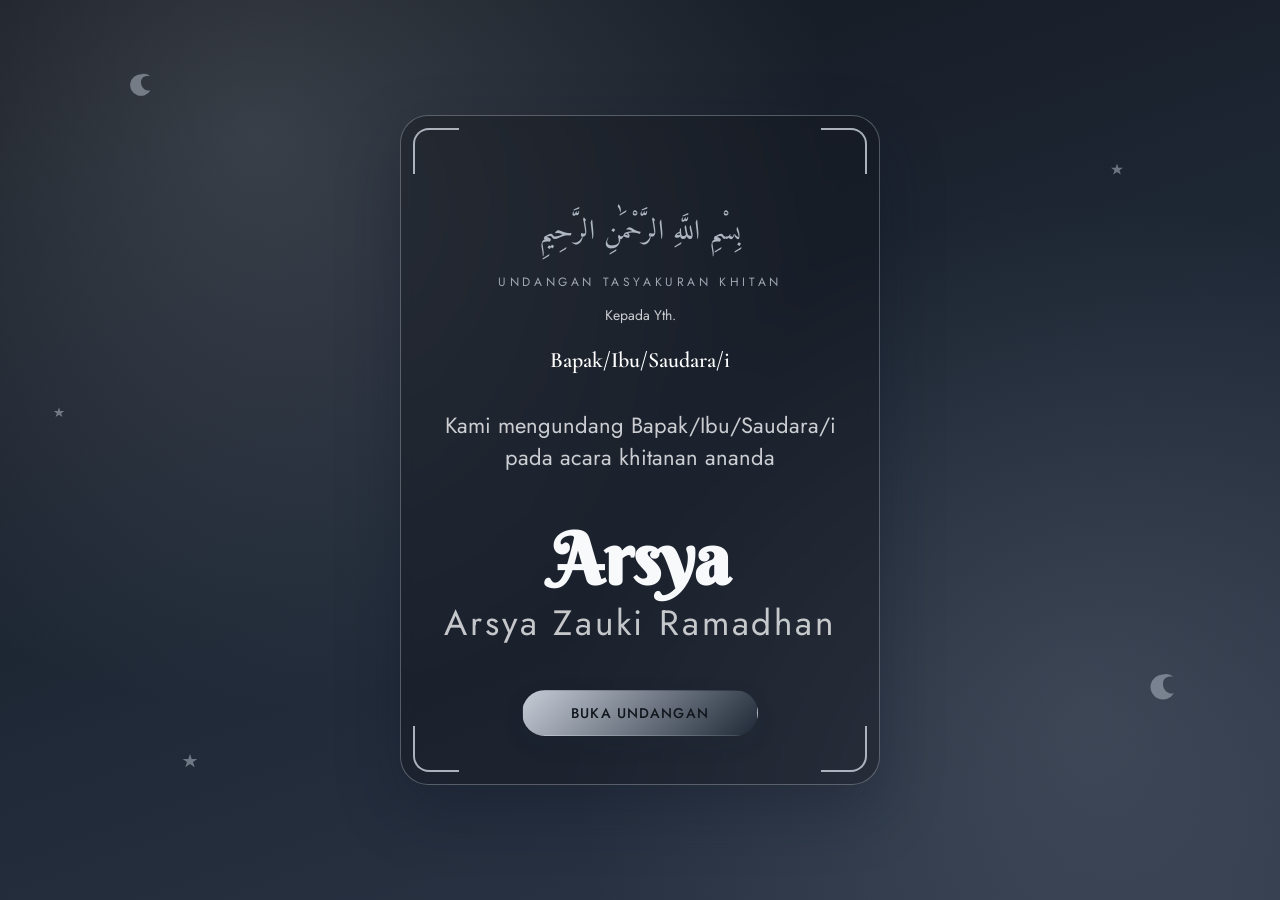
<file: index.html>
<!DOCTYPE html>
<html lang="id">

<head>
  <meta charset="UTF-8" />
  <meta name="viewport" content="width=device-width, initial-scale=1.0, viewport-fit=cover" />
  <title>Undangan Khitanan Arsya</title>
  <meta name="description" content="Undangan Khitanan/Sunatan Arsya, Putra Bapak Sadam & Ibu Zulfah" />

  <link rel="preconnect" href="https://fonts.googleapis.com">
  <link rel="preconnect" href="https://fonts.gstatic.com" crossorigin>
  <link
    href="https://fonts.googleapis.com/css2?family=Amiri:wght@400;700&family=Cormorant+Garamond:ital,wght@0,500;0,600;1,500&family=Jost:wght@300;400;500;600&family=Berkshire+Swash&display=swap"
    rel="stylesheet">

  <link rel="stylesheet" href="assets/css/variables.css" />
  <link rel="stylesheet" href="assets/css/components.css" />
  <link rel="stylesheet" href="assets/css/opening.css" />
  <link rel="stylesheet" href="assets/css/invitation.css" />
  <link rel="stylesheet" href="assets/css/responsive.css" />

  <style>
    /* Fallback: Berkshire Swash dipakai sebagai pengganti font script "Berkasih" */
    :root {
      --font-script: "Berkshire Swash", "Cormorant Garamond", cursive;
    }
  </style>
</head>

<body>

  <!-- Audio ditaruh di luar kedua "view" supaya tetap ada & bisa lanjut main
     walau tampilan berpindah dari cover ke isi undangan (tanpa reload halaman) -->
  <audio id="bgAudio" loop preload="none">
    <source src="assets/audio/backsound.mp3" type="audio/mpeg" />
  </audio>

  <!-- ======================================================
     VIEW 1 — COVER / OPENING
     ====================================================== -->
  <div id="coverView" class="opening-page">

    <div class="floaters" aria-hidden="true">
      <div class="floater f1"><svg viewBox="0 0 24 24" fill="currentColor">
          <path d="M12 2a10 10 0 1 0 8.66 15c-4.5 1-8.66-2.5-8.66-7.5S16.16 2.9 20.66 3.9A10 10 0 0 0 12 2z" />
        </svg></div>
      <div class="floater f2"><svg viewBox="0 0 24 24" fill="currentColor">
          <path d="M12 2l1.8 5.6H20l-4.7 3.4 1.8 5.6L12 13.2 6.9 16.6l1.8-5.6L4 7.6h6.2z" />
        </svg></div>
      <div class="floater f3"><svg viewBox="0 0 24 24" fill="currentColor">
          <path d="M12 2l1.8 5.6H20l-4.7 3.4 1.8 5.6L12 13.2 6.9 16.6l1.8-5.6L4 7.6h6.2z" />
        </svg></div>
      <div class="floater f4"><svg viewBox="0 0 24 24" fill="currentColor">
          <path d="M12 2a10 10 0 1 0 8.66 15c-4.5 1-8.66-2.5-8.66-7.5S16.16 2.9 20.66 3.9A10 10 0 0 0 12 2z" />
        </svg></div>
      <div class="floater f5"><svg viewBox="0 0 24 24" fill="currentColor">
          <path d="M12 2l1.8 5.6H20l-4.7 3.4 1.8 5.6L12 13.2 6.9 16.6l1.8-5.6L4 7.6h6.2z" />
        </svg></div>
    </div>

    <main class="cover-card">
      <span class="cover-corner tl" aria-hidden="true"></span>
      <span class="cover-corner tr" aria-hidden="true"></span>
      <span class="cover-corner bl" aria-hidden="true"></span>
      <span class="cover-corner br" aria-hidden="true"></span>

      <p class="cover-kicker" dir="rtl" lang="ar">بِسْمِ اللَّهِ الرَّحْمَٰنِ الرَّحِيمِ</p>

      <p class="cover-eyebrow">Undangan Tasyakuran Khitan</p>

      <p class="cover-invite-to">Kepada Yth.</p>
      <p class="cover-guest-name" data-guest-name>Bapak/Ibu/Saudara/i</p>

      <p class="cover-sub">Kami mengundang Bapak/Ibu/Saudara/i pada acara khitanan ananda</p>

      <h1 class="cover-name">
        Arsya
        <small>Arsya Zauki Ramadhan</small>
      </h1>

      <button type="button" id="openInvitationBtn" class="btn btn-primary cover-open-btn">
        Buka Undangan
      </button>
    </main>
  </div>

  <!-- ======================================================
     VIEW 2 — ISI UNDANGAN
     Disembunyikan (hidden) sampai tombol "Buka Undangan" diklik.
     Karena tetap 1 dokumen yang sama (tidak reload), audio.play()
     yang dipanggil tepat saat klik akan selalu diizinkan browser.
     ====================================================== -->
  <div id="invitationView" class="invitation-page" hidden>

    <button type="button" id="musicToggle" class="music-toggle paused" aria-label="Putar musik">
      <svg class="icon-playing" viewBox="0 0 24 24" fill="currentColor">
        <path d="M6 5h4v14H6zM14 5h4v14h-4z" />
      </svg>
      <svg class="icon-paused" viewBox="0 0 24 24" fill="currentColor">
        <path d="M8 5v14l11-7z" />
      </svg>
    </button>

    <div class="page-shell">

      <!-- ============ HERO ============ -->
      <header class="hero">
        <div class="floaters" aria-hidden="true">
          <div class="floater f1"><svg viewBox="0 0 24 24" fill="currentColor">
              <path d="M12 2l1.8 5.6H20l-4.7 3.4 1.8 5.6L12 13.2 6.9 16.6l1.8-5.6L4 7.6h6.2z" />
            </svg></div>
          <div class="floater f4"><svg viewBox="0 0 24 24" fill="currentColor">
              <path d="M12 2a10 10 0 1 0 8.66 15c-4.5 1-8.66-2.5-8.66-7.5S16.16 2.9 20.66 3.9A10 10 0 0 0 12 2z" />
            </svg></div>
        </div>

        <p class="hero-eyebrow">Walimatul Khitan</p>

        <div class="arch-frame">
          <div class="arch-photo">
            <!-- Ganti src di bawah dengan foto Arsya, contoh: assets/images/arsya.jpg -->
            <img src="assets/images/Arsya.png" alt="Foto Arsya" onerror="this.remove()" />
          </div>
        </div>

        <h1 class="hero-title">Arsya Zauki Ramadhan</h1>
        <p class="hero-desc">
          Dengan memohon rahmat &amp; ridho Allah SWT, kami mengundang
          <strong data-guest-name>Bapak/Ibu/Saudara/i</strong>
          untuk hadir dalam acara tasyakuran khitan ananda kami.
        </p>
      </header>

      <!-- ============ DOA / AYAT ============ -->
      <section class="section text-center reveal">
        <p class="eyebrow">Ayat Suci</p>
        <p class="dua-arabic" lang="ar">
          رَبَّنَا هَبْ لَنَا مِنْ أَزْوَاجِنَا وَذُرِّيَّاتِنَا قُرَّةَ أَعْيُنٍ وَاجْعَلْنَا لِلْمُتَّقِينَ إِمَامًا
        </p>
        <p class="dua-translation">
          "Ya Tuhan kami, anugerahkanlah kepada kami istri-istri kami dan keturunan kami
          sebagai penyenang hati (kami), dan jadikanlah kami imam bagi orang-orang yang bertakwa."
        </p>
        <p class="dua-source">QS. Al-Furqan: 74</p>
      </section>

      <!-- ============ DETAIL ACARA ============ -->
      <section class="section section--alt reveal">
        <p class="eyebrow">Detail Acara</p>
        <h2 class="section-title">Insya Allah akan dilaksanakan pada</h2>
        <p class="section-lead">Merupakan suatu kehormatan &amp; kebahagiaan bagi kami apabila Bapak/Ibu/Saudara/i
          berkenan hadir.</p>

        <div class="card event-card">
          <div class="info-row">
            <span class="icon" aria-hidden="true">
              <svg width="20" height="20" viewBox="0 0 24 24" fill="none" stroke="currentColor" stroke-width="1.8">
                <rect x="3" y="5" width="18" height="16" rx="2" />
                <path d="M3 10h18M8 3v4M16 3v4" />
              </svg>
            </span>
            <div>
              <p class="info-label">Hari &amp; Tanggal</p>
              <p class="info-value">Sabtu, 15 Agustus 2026</p>
            </div>
          </div>
          <div class="info-row">
            <span class="icon" aria-hidden="true">
              <svg width="20" height="20" viewBox="0 0 24 24" fill="none" stroke="currentColor" stroke-width="1.8">
                <circle cx="12" cy="12" r="9" />
                <path d="M12 7v5l3.5 2" />
              </svg>
            </span>
            <div>
              <p class="info-label">Waktu</p>
              <p class="info-value">10.00 WIB – Selesai</p>
            </div>
          </div>
          <div class="info-row">
            <span class="icon" aria-hidden="true">
              <svg width="20" height="20" viewBox="0 0 24 24" fill="none" stroke="currentColor" stroke-width="1.8">
                <path d="M12 21s-7-6.2-7-11a7 7 0 0 1 14 0c0 4.8-7 11-7 11z" />
                <circle cx="12" cy="10" r="2.5" />
              </svg>
            </span>
            <div>
              <p class="info-label">Lokasi</p>
              <p class="info-value">Lapangan Futsal Pelangi<br>Gunung Leutik, RT04/RW03, Jl. Raya Cibanteng No.141, Cibanteng,<br>Kec. Ciampea, Kabupaten
                Bogor,<br>Jawa Barat 16620</p>
            </div>
          </div>

          <div class="event-actions">
            <a class="btn btn-primary btn-block" href="https://maps.app.goo.gl/jsWGRs5ycHFyJ91dA" target="_blank"
              rel="noopener">
              Buka di Google Maps
            </a>
          </div>
        </div>
      </section>

      <!-- ============ COUNTDOWN ============ -->
      <section class="section text-center reveal">
        <p class="eyebrow">Menuju Hari Bahagia</p>
        <h2 class="section-title">Hitung Mundur</h2>

        <div class="countdown-wrap">
          <div class="countdown">
            <div class="cd-item">
              <div class="cd-num" id="cdDays">00</div>
              <div class="cd-label">Hari</div>
            </div>
            <div class="cd-item">
              <div class="cd-num" id="cdHours">00</div>
              <div class="cd-label">Jam</div>
            </div>
            <div class="cd-item">
              <div class="cd-num" id="cdMinutes">00</div>
              <div class="cd-label">Menit</div>
            </div>
            <div class="cd-item">
              <div class="cd-num" id="cdSeconds">00</div>
              <div class="cd-label">Detik</div>
            </div>
          </div>
          <p class="countdown-caption" id="cdCaption">Sampai bertemu di hari bahagia Arsya!</p>
        </div>
      </section>

      <!-- ============ AMPLOP DIGITAL ============ -->
      <section class="section section--alt reveal">
        <p class="eyebrow">Tanda Kasih</p>
        <h2 class="section-title">QRIS</h2>

        <p class="envelope-note">
          Doa restu Bapak/Ibu/Saudara/i merupakan hadiah terindah bagi kami.
          Apabila ingin memberikan tanda kasih untuk Arsya, dapat menggunakan
          QRIS berikut.
        </p>

        <div class="envelope-list">
          <div class="envelope-item">

            <div class="ei-bank">Scan QRIS</div>

            <img src="assets/images/qris.jpg" alt="QRIS" class="qris-image">

            <div class="ei-number">
              a.n. Sadam
            </div>

            <a href="assets/images/qris.jpg" download class="download-btn">
              Simpan QRIS
            </a>

          </div>
        </div>
      </section>
      
      <!-- ============ FOOTER ============ -->
      <footer class="site-footer">
        <p class="footer-kicker" lang="ar" dir="rtl">جَزَاكُمُ اللَّهُ خَيْرًا</p>
        <p class="footer-thanks">Terima Kasih</p>
        <p class="footer-family">
          Atas doa &amp; restu yang diberikan, kami keluarga besar<br />
          Bapak Sadam &amp; Ibu Siti Zulfah mengucapkan terima kasih.
        </p>
        <p class="footer-credit">Undangan Digital Khitanan Arsya &middot; 2026</p>
      </footer>

    </div>
  </div>

  <script src="assets/js/countdown.js"></script>
  <script src="assets/js/opening.js"></script>
  <script src="assets/js/invitation.js"></script>
</body>
</html>
</file>
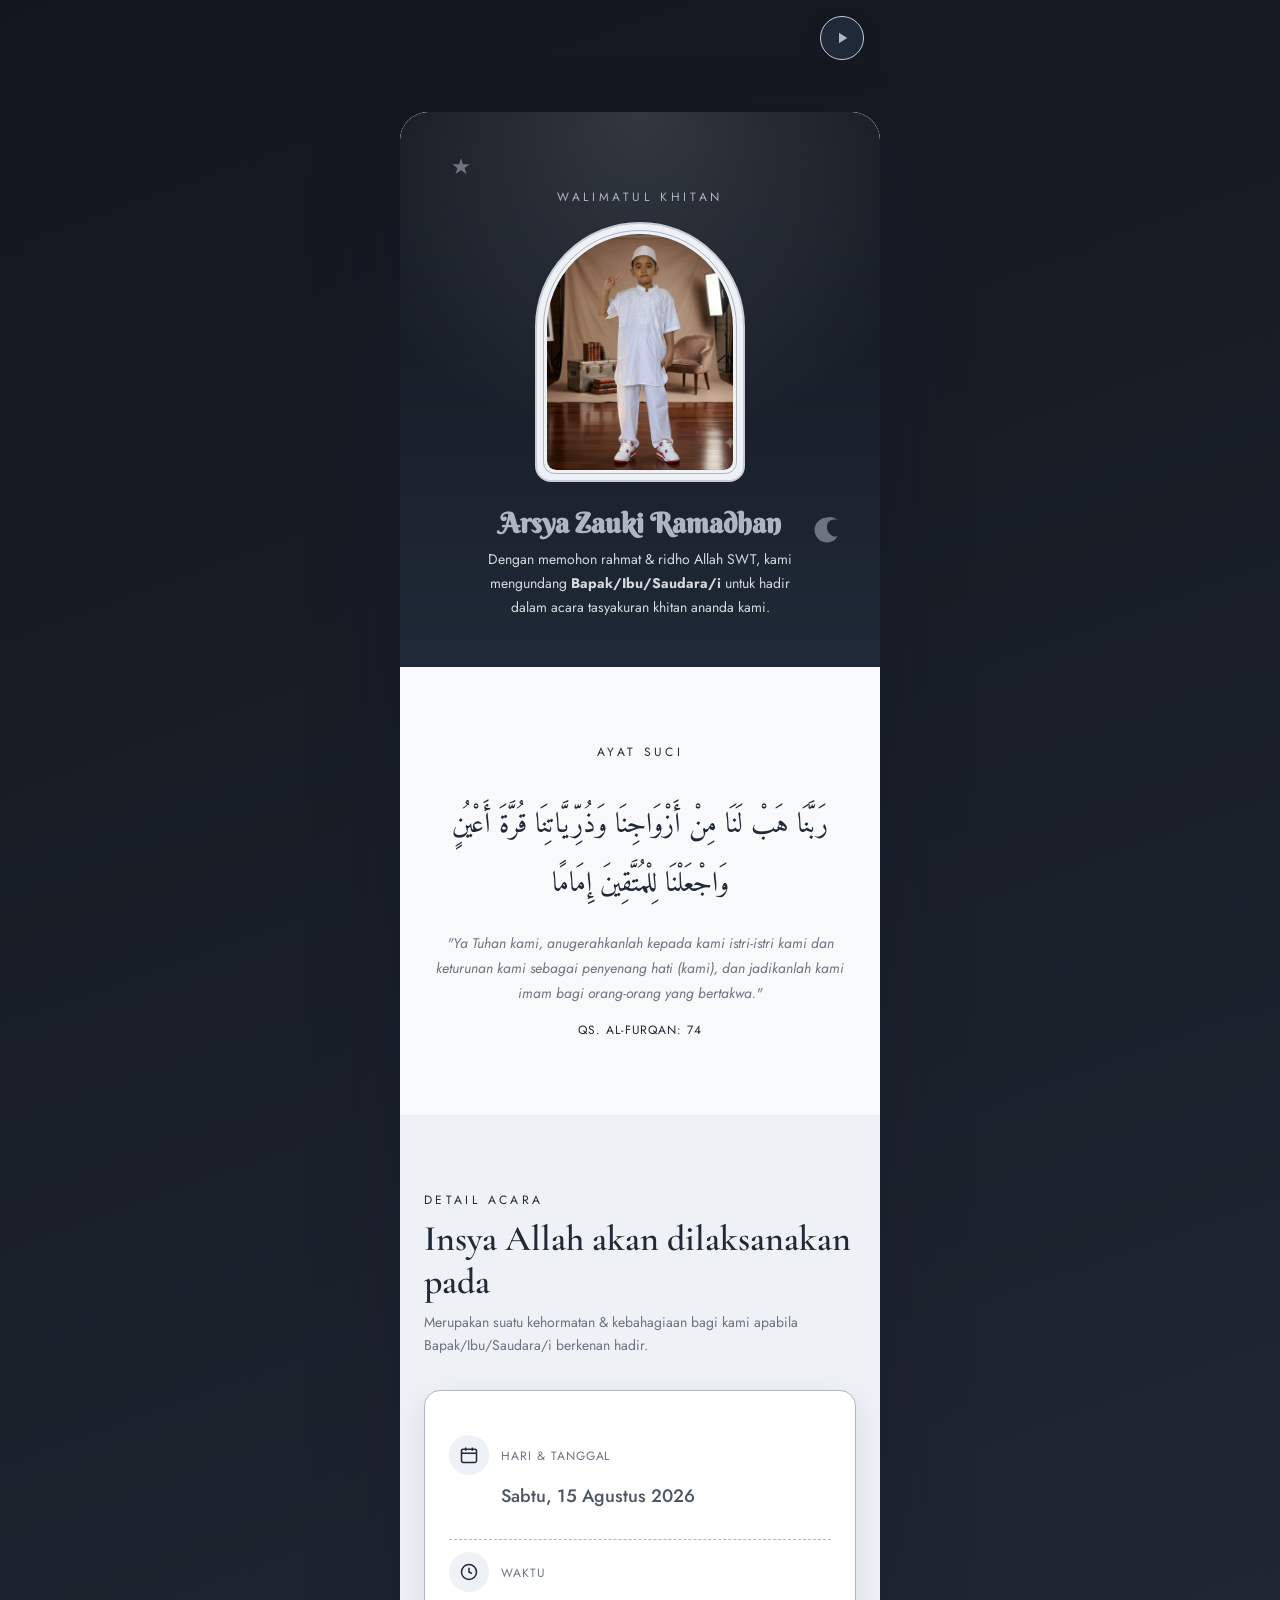
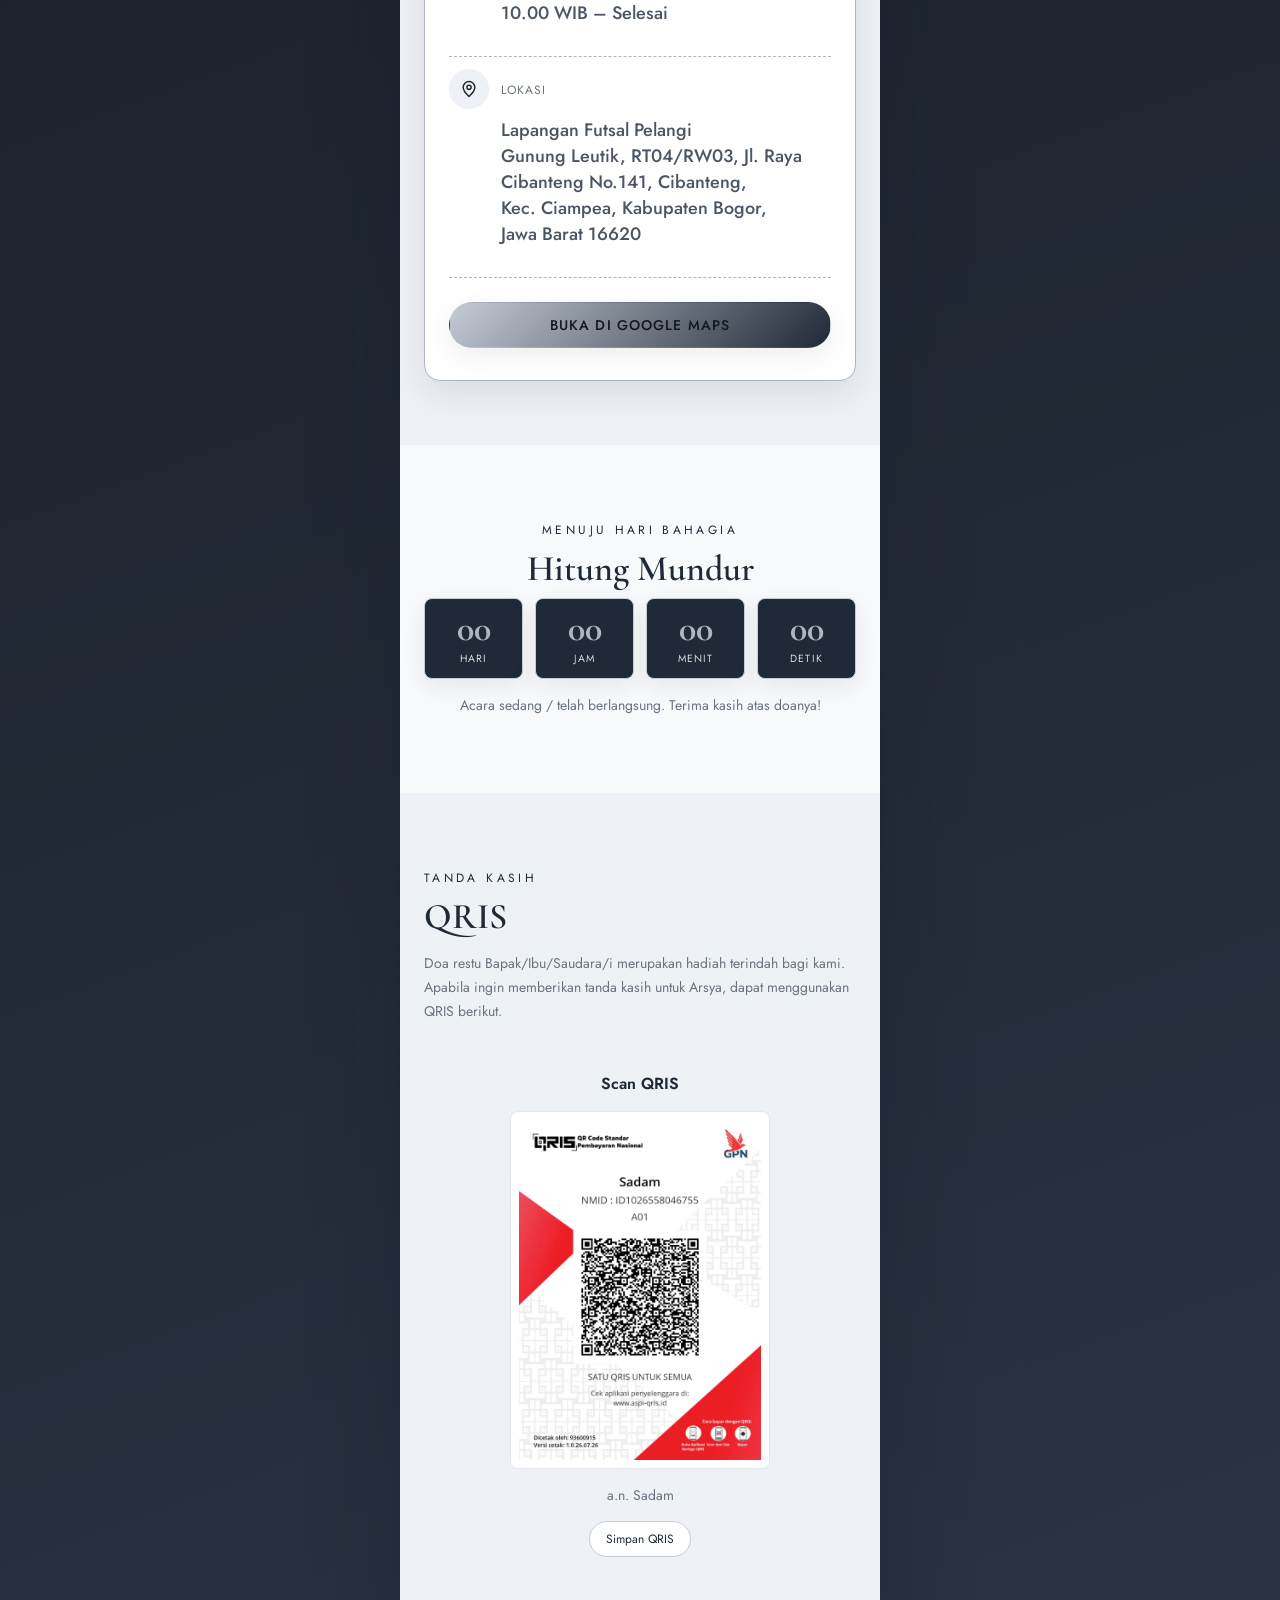
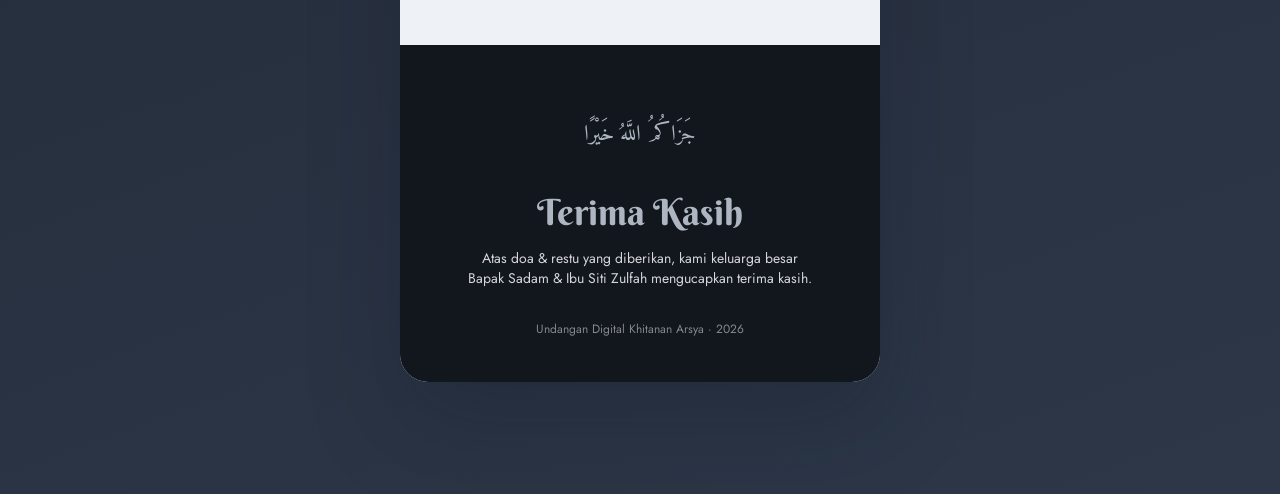
<file: invitation.html>
<!DOCTYPE html>
<html lang="id">
<head>
<meta charset="UTF-8" />
<meta name="viewport" content="width=device-width, initial-scale=1.0" />
<title>Mengalihkan ke Undangan Arsya...</title>
<!--
  Sejak update terbaru, cover & isi undangan digabung menjadi satu
  dokumen (index.html) agar musik latar bisa auto-play dengan andal
  di semua browser. File ini disisakan sebagai pengalih otomatis,
  untuk berjaga-jaga jika ada tautan lama yang mengarah ke
  invitation.html secara langsung.
-->
<meta http-equiv="refresh" content="0; url=index.html" />
<link rel="stylesheet" href="assets/css/variables.css" />
<link rel="stylesheet" href="assets/css/components.css" />
<style>
  body {
    min-height: 100vh;
    display: flex;
    align-items: center;
    justify-content: center;
    text-align: center;
    padding: var(--sp-6);
    background: var(--color-emerald-900);
    color: var(--color-ivory);
  }
  a { color: var(--color-gold-300); text-decoration: underline; }
</style>
<script>
  var target = "index.html" + window.location.search + "#invitation";
  window.location.replace(target);
</script>
</head>
<body>
  <p>Mengalihkan ke undangan Arsya&hellip;<br />
    Jika tidak otomatis, <a id="fallbackLink" href="index.html">klik di sini</a>.
  </p>
  <script>
    document.getElementById("fallbackLink").href = "index.html" + window.location.search + "#invitation";
  </script>
</body>
</html>
</file>
<file: assets/css/variables.css>
/* =========================================================
   VARIABLES.CSS — Design Tokens
   Tema: White & Silver Premium — minimalis, modern, elegan
   Terinspirasi gaya Apple / Linear: putih bersih, aksen silver
   metalik, dan graphite gelap untuk kontras pada section hero.
   ========================================================= */

:root {
  /* ---- Palet Inti (White & Silver Premium) ---- */
  --color-bg: #f8f9fb;          /* Background */
  --color-surface: #ffffff;     /* Surface */
  --color-silver-primary: #c5ccd6;   /* Primary Silver */
  --color-silver-secondary: #aeb6c2; /* Secondary Silver */
  --color-border: #e5e7eb;      /* Border */
  --color-heading: #1f2937;     /* Heading */
  --color-text: #4b5563;        /* Text */
  --color-muted: #6b7280;       /* Muted */

  /* ---- Graphite gelap (turunan Heading, untuk hero/cover/footer) ---- */
  --color-graphite-950: #12161d;
  --color-graphite-800: #1f2937;
  --color-graphite-700: #2d3748;
  --color-silver-tint-100: #eef1f5; /* panel/alt-section sangat terang */

  /* ---- Alias token lama (nilai diganti, nama dipertahankan
         agar seluruh file CSS/HTML/JS lain tetap kompatibel) ---- */
  --color-emerald-900: var(--color-graphite-950);
  --color-emerald-800: var(--color-heading);
  --color-emerald-700: var(--color-graphite-700);
  --color-emerald-600: var(--color-silver-secondary);
  --color-emerald-100: var(--color-silver-tint-100);

  --color-gold-700: var(--color-heading);          /* teks aksen tetap terbaca */
  --color-gold-500: var(--color-silver-primary);    /* border & ornamen dekoratif */
  --color-gold-300: var(--color-silver-secondary);  /* aksen terang di atas bg gelap */
  --color-gold-100: var(--color-silver-tint-100);

  --color-ivory: var(--color-bg);
  --color-ivory-dark: var(--color-silver-tint-100);
  --color-paper: var(--color-surface);

  --color-ink: var(--color-heading);
  --color-ink-soft: var(--color-text);
  --color-white: #ffffff;

  --color-rose: var(--color-silver-secondary);

  /* ---- Alias Semantik ---- */
  --bg-base: var(--color-bg);
  --bg-panel: var(--color-surface);
  --bg-dark: var(--color-graphite-950);
  --text-main: var(--color-text);
  --text-muted: var(--color-muted);
  --text-on-dark: var(--color-bg);
  --accent: var(--color-silver-primary);
  --accent-strong: var(--color-heading);
  --brand: var(--color-heading);
  --brand-strong: var(--color-heading);

  /* ---- Tipografi ---- */
  --font-display: "Cormorant Garamond", "Times New Roman", serif;
  --font-arabic: "Amiri", serif;
  --font-body: "Jost", "Segoe UI", sans-serif;
  --font-script: "Berkasih", "Cormorant Garamond", cursive;

  --fs-xs: 0.75rem;
  --fs-sm: 0.875rem;
  --fs-base: 1rem;
  --fs-md: 1.125rem;
  --fs-lg: 1.375rem;
  --fs-xl: 1.75rem;
  --fs-2xl: 2.25rem;
  --fs-3xl: 3rem;
  --fs-4xl: 4rem;

  /* ---- Spasi (skala 4px) ---- */
  --sp-1: 0.25rem;
  --sp-2: 0.5rem;
  --sp-3: 0.75rem;
  --sp-4: 1rem;
  --sp-5: 1.5rem;
  --sp-6: 2rem;
  --sp-8: 3rem;
  --sp-10: 4rem;
  --sp-12: 6rem;

  /* ---- Radius & Bayangan ---- */
  --radius-xs: 6px;
  --radius-sm: 8px;
  --radius-md: 16px;
  --radius-lg: 28px;
  --radius-full: 999px;

  --shadow-soft: 0 8px 24px rgba(31, 41, 55, 0.08);
  --shadow-card: 0 12px 32px rgba(31, 41, 55, 0.10);
  --shadow-gold: 0 0 0 1px rgba(174, 182, 194, 0.35);

  /* ---- Transisi ---- */
  --ease-soft: cubic-bezier(0.22, 1, 0.36, 1);
  --dur-fast: 0.25s;
  --dur-med: 0.5s;
  --dur-slow: 0.9s;

  /* ---- Layout ---- */
  --max-width: 480px; /* tampilan seperti kartu undangan di layar besar */
}
</file>
<file: assets/css/components.css>
/* =========================================================
   COMPONENTS.CSS — Elemen UI yang dipakai berulang
   ========================================================= */

*, *::before, *::after { box-sizing: border-box; }

[hidden] { display: none !important; }

body {
  margin: 0;
  font-family: var(--font-body);
  color: var(--text-main);
  background: var(--bg-base);
  -webkit-font-smoothing: antialiased;
}

img { max-width: 100%; display: block; }

a { color: inherit; text-decoration: none; }

/* ---------- Scrollbar (White & Silver Premium) ---------- */
::-webkit-scrollbar { width: 10px; height: 10px; }
::-webkit-scrollbar-track { background: var(--color-bg); }
::-webkit-scrollbar-thumb {
  background: var(--color-silver-primary);
  border-radius: var(--radius-full);
  border: 2px solid var(--color-bg);
}
::-webkit-scrollbar-thumb:hover { background: var(--color-silver-secondary); }
html { scrollbar-color: var(--color-silver-primary) var(--color-bg); scrollbar-width: thin; }

.container {
  max-width: var(--max-width);
  margin: 0 auto;
  position: relative;
}

/* ---------- Tombol ---------- */
.btn {
  display: inline-flex;
  align-items: center;
  justify-content: center;
  gap: var(--sp-2);
  padding: var(--sp-3) var(--sp-6);
  border-radius: var(--radius-full);
  font-family: var(--font-body);
  font-size: var(--fs-sm);
  letter-spacing: 0.08em;
  text-transform: uppercase;
  font-weight: 500;
  border: 1px solid transparent;
  cursor: pointer;
  transition: transform var(--dur-fast) var(--ease-soft), box-shadow var(--dur-fast) var(--ease-soft);
  -webkit-tap-highlight-color: transparent;
}
.btn:active { transform: scale(0.97); }

.btn-primary {
  background: linear-gradient(135deg, var(--color-gold-500), var(--color-gold-700));
  color: var(--color-emerald-900);
  box-shadow: var(--shadow-soft);
}
.btn-primary:hover { box-shadow: 0 10px 28px rgba(174, 182, 194, 0.45); }

.btn-outline {
  background: transparent;
  border-color: var(--color-gold-500);
  color: var(--color-gold-700);
}
.btn-outline:hover { background: var(--color-gold-100); }

.btn-ghost {
  background: rgba(255,255,255,0.14);
  color: var(--text-on-dark);
  border-color: rgba(255,255,255,0.4);
}

.btn-block { width: 100%; }

/* ---------- Eyebrow / Label kecil ---------- */
.eyebrow {
  display: inline-block;
  font-family: var(--font-body);
  font-size: var(--fs-xs);
  letter-spacing: 0.28em;
  text-transform: uppercase;
  color: var(--accent-strong);
  margin-bottom: var(--sp-2);
}

/* ---------- Judul Section ---------- */
.section-title {
  font-family: var(--font-display);
  font-weight: 600;
  font-size: var(--fs-2xl);
  color: var(--brand-strong);
  margin: 0 0 var(--sp-2);
}

.section-lead {
  font-size: var(--fs-sm);
  color: var(--text-muted);
  line-height: 1.7;
  margin: 0 0 var(--sp-6);
}

/* ---------- Pembatas ornamen ---------- */
.divider-ornament {
  display: flex;
  align-items: center;
  justify-content: center;
  gap: var(--sp-3);
  margin: var(--sp-5) 0;
  color: var(--color-gold-500);
}
.divider-ornament::before,
.divider-ornament::after {
  content: "";
  height: 1px;
  width: 48px;
  background: linear-gradient(90deg, transparent, var(--color-gold-500));
}
.divider-ornament::after { background: linear-gradient(90deg, var(--color-gold-500), transparent); }

/* ---------- Kartu ---------- */
.card {
  background: var(--bg-panel);
  border-radius: var(--radius-md);
  padding: var(--sp-6) var(--sp-5);
  box-shadow: var(--shadow-card);
  border: 1px solid var(--color-gold-300);
  position: relative;
}

/* ---------- Bingkai lengkung ala mihrab (elemen tanda tangan) ---------- */
.arch-frame {
  position: relative;
  width: 210px;
  height: 260px;
  margin: 0 auto;
  border: 2px solid var(--color-gold-500);
  border-radius: 105px 105px 16px 16px;
  padding: 10px;
  background: var(--color-emerald-100);
}
.arch-frame::before {
  content: "";
  position: absolute;
  inset: 6px;
  border: 1px solid var(--color-gold-300);
  border-radius: 99px 99px 12px 12px;
  pointer-events: none;
}
.arch-frame .arch-photo {
  width: 100%;
  height: 100%;
  border-radius: 99px 99px 10px 10px;
  overflow: hidden;
  background: var(--color-emerald-800)
    url('data:image/svg+xml;utf8,<svg xmlns="http://www.w3.org/2000/svg" viewBox="0 0 100 100"><circle cx="50" cy="38" r="18" fill="%23c5ccd6"/><path d="M20 90 Q50 55 80 90 Z" fill="%23c5ccd6"/></svg>') center/60% no-repeat;
}
.arch-frame .arch-photo img {
  width: 100%;
  height: 100%;
  object-fit: cover;
}

/* ---------- Ornamen bintang & bulan mengambang ---------- */
.floaters { position: absolute; inset: 0; overflow: hidden; pointer-events: none; }
.floater {
  position: absolute;
  opacity: 0.55;
  animation: floatY 6s ease-in-out infinite;
  color: var(--color-gold-300);
}
@keyframes floatY {
  0%, 100% { transform: translateY(0) rotate(0deg); }
  50% { transform: translateY(-14px) rotate(8deg); }
}

/* ---------- Pola geometris islami (garis tipis) ---------- */
.geo-border {
  height: 14px;
  width: 100%;
  background-image: repeating-linear-gradient(45deg, var(--color-gold-500) 0 2px, transparent 2px 10px);
  opacity: 0.5;
}

/* ---------- Info baris (icon + teks) ---------- */
.info-row {
  display: flex;
  align-items: flex-start;
  gap: var(--sp-3);
  padding: var(--sp-3) 0;
  border-bottom: 1px dashed var(--color-gold-300);
}
.info-row:last-child { border-bottom: none; }
.info-row .icon {
  flex: 0 0 auto;
  width: 40px;
  height: 40px;
  border-radius: var(--radius-full);
  background: var(--color-emerald-100);
  display: flex;
  align-items: center;
  justify-content: center;
  color: var(--brand);
}
.info-row .info-label {
  font-size: var(--fs-xs);
  text-transform: uppercase;
  letter-spacing: 0.08em;
  color: var(--text-muted);
  margin-bottom: 2px;
}
.info-row .info-value {
  font-size: var(--fs-md);
  font-weight: 500;
  color: var(--text-main);
}

/* ---------- Countdown ---------- */
.countdown {
  display: grid;
  grid-template-columns: repeat(4, 1fr);
  gap: var(--sp-2);
}
.countdown .cd-item {
  background: var(--brand-strong);
  color: var(--text-on-dark);
  border-radius: var(--radius-sm);
  padding: var(--sp-3) var(--sp-1);
  text-align: center;
  box-shadow: var(--shadow-soft);
  border: 1px solid var(--color-gold-500);
}
.countdown .cd-num {
  font-family: var(--font-display);
  font-size: var(--fs-2xl);
  font-weight: 700;
  line-height: 1;
  color: var(--color-gold-300);
}
.countdown .cd-label {
  font-size: 0.65rem;
  letter-spacing: 0.1em;
  text-transform: uppercase;
  margin-top: var(--sp-1);
  color: var(--color-ivory);
  opacity: 0.85;
}

/* ---------- Amplop digital ---------- */
.envelope-item {
  background: var(--color-emerald-100);
  border-radius: var(--radius-sm);
  padding: var(--sp-5);
  text-align: center;
}

.envelope-item .ei-bank {
  font-weight: 600;
  color: var(--brand-strong);
  margin-bottom: var(--sp-2);
}

.envelope-item .ei-number {
  font-size: var(--fs-sm);
  color: var(--text-muted);
  margin-bottom: var(--sp-4);
}

.qris-image {
  width: 100%;
  max-width: 240px;
  margin: 0 auto var(--sp-4);
  display: block;
  border-radius: var(--radius-xs);
  background: var(--bg-panel);
  padding: var(--sp-2);
  border: 1px solid var(--color-border);
}

.download-btn {
  display: inline-flex;
  justify-content: center;
  align-items: center;
  border: 1px solid var(--color-gold-500);
  background: var(--color-paper);
  color: var(--accent-strong);
  border-radius: var(--radius-full);
  padding: var(--sp-2) var(--sp-4);
  font-size: var(--fs-xs);
  text-decoration: none;
  transition: all var(--dur-fast);
}

.download-btn:hover {
  background: var(--color-gold-100);
}

/* ---------- Utilitas ---------- */
.text-center { text-align: center; }
.mt-0 { margin-top: 0; }
.visually-hidden {
  position: absolute; width: 1px; height: 1px; margin: -1px;
  overflow: hidden; clip: rect(0,0,0,0); white-space: nowrap; border: 0;
}

/* ---------- Reveal animation (scroll) ---------- */
.reveal {
  opacity: 0;
  transform: translateY(24px);
  transition: opacity var(--dur-slow) var(--ease-soft), transform var(--dur-slow) var(--ease-soft);
}
.reveal.in-view {
  opacity: 1;
  transform: translateY(0);
}

/* ---------- Reduced motion ---------- */
@media (prefers-reduced-motion: reduce) {
  .floater { animation: none; }
  .reveal { transition: none; opacity: 1; transform: none; }
  * { scroll-behavior: auto !important; }
}
</file>
<file: assets/css/opening.css>
/* =========================================================
   OPENING.CSS — Halaman Cover (index.html)
   ========================================================= */

.opening-page {
  min-height: 100dvh;
  display: flex;
  align-items: center;
  justify-content: center;
  background:
    radial-gradient(circle at 20% 15%, rgba(197,204,214,0.20), transparent 45%),
    radial-gradient(circle at 85% 80%, rgba(174,182,194,0.16), transparent 40%),
    linear-gradient(160deg, var(--color-emerald-900), var(--color-emerald-800) 55%, var(--color-emerald-700));
  overflow: hidden;
  padding: var(--sp-5);
}

.cover-card {
  width: 100%;
  max-width: var(--max-width);
  position: relative;
  text-align: center;
  color: var(--text-on-dark);
  padding: var(--sp-10) var(--sp-6) var(--sp-8);
  border: 1px solid rgba(197, 204, 214, 0.35);
  border-radius: var(--radius-lg);
  background: rgba(18, 22, 29, 0.4);
  backdrop-filter: blur(6px);
  box-shadow: 0 24px 60px rgba(17, 24, 39, 0.35);
  animation: cardIn 1s var(--ease-soft) both;
}

@keyframes cardIn {
  from { opacity: 0; transform: translateY(30px) scale(0.98); }
  to { opacity: 1; transform: translateY(0) scale(1); }
}

.cover-corner {
  position: absolute;
  width: 46px;
  height: 46px;
  border: 2px solid var(--color-gold-500);
  opacity: 0.85;
}
.cover-corner.tl { top: 12px; left: 12px; border-right: none; border-bottom: none; border-radius: 16px 0 0 0; }
.cover-corner.tr { top: 12px; right: 12px; border-left: none; border-bottom: none; border-radius: 0 16px 0 0; }
.cover-corner.bl { bottom: 12px; left: 12px; border-right: none; border-top: none; border-radius: 0 0 0 16px; }
.cover-corner.br { bottom: 12px; right: 12px; border-left: none; border-top: none; border-radius: 0 0 16px 0; }

.cover-kicker {
  font-family: var(--font-arabic);
  font-size: var(--fs-xl);
  color: var(--color-gold-300);
  margin-bottom: var(--sp-4);
  letter-spacing: 0.02em;
}

.cover-eyebrow {
  font-size: var(--fs-xs);
  letter-spacing: 0.3em;
  text-transform: uppercase;
  color: var(--color-gold-300);
  opacity: 0.9;
  margin-bottom: var(--sp-2);
}

.cover-sub {
  font-size: var(--fs-lg);
  color: var(--color-ivory);
  opacity: 0.80;
  margin-bottom: var(--sp-2);
}

.cover-name {
  font-family: var(--font-script);
  font-size: clamp(2.8rem, 8vw, 4.5rem);
  line-height: 1.05;
}

.cover-name small {
  display: block;
  margin-top: .5rem;
  font-family: var(--font-body);
  font-size: clamp(1.2rem, 4vw, 2.2rem);
  font-weight: 400;
  color: rgba(255,255,255,.75);
  letter-spacing: .08em;
}

.cover-invite-to {
  font-size: var(--fs-sm);
  color: var(--color-ivory);
  opacity: 0.8;
  margin-bottom: var(--sp-1);
}

.cover-guest-name {
  font-family: var(--font-display);
  font-size: var(--fs-lg);
  font-weight: 600;
  color: var(--color-white);
  margin-bottom: var(--sp-6);
  min-height: 1.4em;
}

.cover-open-btn {
  font-size: var(--fs-sm);
  padding: var(--sp-3) var(--sp-8);
}

.cover-hint {
  margin-top: var(--sp-4);
  font-size: var(--fs-xs);
  color: var(--color-ivory);
  opacity: 0.6;
}

/* Ornamen bulan & bintang mengambang di background */
.opening-page .floaters .floater svg { width: 100%; height: 100%; }
.floater.f1 { top: 8%; left: 10%; width: 26px; height: 26px; animation-delay: 0s; }
.floater.f2 { top: 18%; right: 12%; width: 18px; height: 18px; animation-delay: 1.2s; }
.floater.f3 { bottom: 14%; left: 14%; width: 22px; height: 22px; animation-delay: 2.1s; }
.floater.f4 { bottom: 22%; right: 8%; width: 30px; height: 30px; animation-delay: 0.6s; }
.floater.f5 { top: 45%; left: 4%; width: 16px; height: 16px; animation-delay: 1.7s; }

/* Transisi keluar saat tombol ditekan */
.opening-page.leaving .cover-card {
  animation: cardOut 0.6s var(--ease-soft) forwards;
}
@keyframes cardOut {
  to { opacity: 0; transform: translateY(-16px) scale(0.97); }
}
</file>
<file: assets/css/invitation.css>
/* =========================================================
   INVITATION.CSS — Halaman Isi Undangan (invitation.html)
   ========================================================= */

.invitation-page {
  background: var(--bg-base);
  padding-bottom: var(--sp-10);
}

.page-shell {
  max-width: var(--max-width);
  margin: 0 auto;
  position: relative;
  background: var(--bg-base);
  min-height: 100vh;
  box-shadow: 0 0 60px rgba(31, 41, 55, 0.07);
}

/* ---------- Music toggle floating ---------- */
.music-toggle {
  position: fixed;
  z-index: 40;
  top: var(--sp-4);
  right: max(var(--sp-4), calc((100vw - var(--max-width)) / 2 + var(--sp-4)));
  width: 44px;
  height: 44px;
  border-radius: var(--radius-full);
  background: var(--brand-strong);
  border: 1px solid var(--color-gold-500);
  color: var(--color-gold-300);
  display: flex;
  align-items: center;
  justify-content: center;
  cursor: pointer;
  box-shadow: var(--shadow-soft);
}
.music-toggle svg { width: 18px; height: 18px; }
.music-toggle.paused .icon-playing { display: none; }
.music-toggle:not(.paused) .icon-paused { display: none; }

/* ---------- HERO ---------- */
.hero {
  position: relative;
  padding: var(--sp-10) var(--sp-6) var(--sp-8);
  text-align: center;
  background:
    radial-gradient(circle at 50% 0%, rgba(197,204,214,0.18), transparent 55%),
    linear-gradient(180deg, var(--color-emerald-900), var(--color-emerald-800));
  color: var(--text-on-dark);
  overflow: hidden;
}
.hero .geo-border { position: absolute; bottom: 0; left: 0; }
.hero-eyebrow {
  font-size: var(--fs-xs);
  letter-spacing: 0.3em;
  text-transform: uppercase;
  color: var(--color-gold-300);
  margin-bottom: var(--sp-4);
}
.hero .arch-frame { margin-bottom: var(--sp-5); }
.hero-title {
  font-family: var(--font-script);
  font-size: var(--fs-xl);
  color: var(--color-gold-300);
  margin: 0 0 var(--sp-2);
}
.hero-desc {
  font-size: var(--fs-sm);
  color: var(--color-ivory);
  opacity: 0.85;
  max-width: 320px;
  margin: 0 auto;
  line-height: 1.7;
}

/* ---------- Section umum ---------- */
.section {
  padding: var(--sp-10) var(--sp-5);
  position: relative;
}
.section--alt { background: var(--color-emerald-100); }

/* ---------- Doa / Ayat ---------- */
.dua-arabic {
  font-family: var(--font-arabic);
  font-size: var(--fs-xl);
  line-height: 2.1;
  color: var(--brand-strong);
  direction: rtl;
  margin-bottom: var(--sp-4);
}
.dua-translation {
  font-size: var(--fs-sm);
  font-style: italic;
  color: var(--text-muted);
  line-height: 1.8;
}
.dua-source {
  margin-top: var(--sp-3);
  font-size: var(--fs-xs);
  letter-spacing: 0.08em;
  text-transform: uppercase;
  color: var(--accent-strong);
}

/* ---------- Detail Acara ---------- */
.event-card { margin-top: var(--sp-2); }
.event-actions { margin-top: var(--sp-5); display: flex; flex-direction: column; gap: var(--sp-3); }

/* ---------- Countdown section ---------- */
.countdown-wrap { margin-top: var(--sp-2); }
.countdown-caption {
  text-align: center;
  font-size: var(--fs-sm);
  color: var(--text-muted);
  margin-top: var(--sp-4);
}

/* ---------- Amplop ---------- */
.envelope-list {
  margin-top: var(--sp-2);
}

.envelope-note {
  font-size: var(--fs-sm);
  color: var(--text-muted);
  line-height: 1.7;
  margin-bottom: var(--sp-5);
}

.qris-image {
  width: 100%;
  max-width: 260px;
  display: block;
  margin: var(--sp-4) auto;
  border-radius: var(--radius-sm);
  background: var(--bg-panel);
  padding: var(--sp-2);
  border: 1px solid var(--color-border);
}

/* ---------- Footer ---------- */
.site-footer {
  text-align: center;
  padding: var(--sp-8) var(--sp-5) var(--sp-6);
  color: var(--text-on-dark);
  background: var(--color-emerald-900);
}
.footer-kicker {
  font-family: var(--font-arabic);
  font-size: var(--fs-lg);
  color: var(--color-gold-300);
  margin-bottom: var(--sp-3);
}
.footer-thanks {
  font-family: var(--font-script);
  font-size: var(--fs-2xl);
  color: var(--color-gold-300);
  margin-bottom: var(--sp-2);
}
.footer-family {
  font-size: var(--fs-sm);
  opacity: 0.85;
}
.footer-credit {
  margin-top: var(--sp-6);
  font-size: var(--fs-xs);
  opacity: 0.5;
}
</file>
<file: assets/css/responsive.css>
/* =========================================================
   RESPONSIVE.CSS — Penyesuaian tambahan (mobile-first)
   Basis semua file lain sudah mobile-first,
   file ini menambah tampilan untuk layar tablet/desktop
   ========================================================= */

/* ----- Tablet ke atas (>= 600px) ----- */
@media (min-width: 600px) {
  :root {
    --fs-4xl: 4.5rem;
    --fs-3xl: 3.4rem;
  }

  .opening-page { padding: var(--sp-8); }

  .page-shell {
    margin: var(--sp-8) auto;
    min-height: auto;
    border-radius: var(--radius-lg);
    overflow: hidden;
  }

  .hero { border-radius: var(--radius-lg) var(--radius-lg) 0 0; }

  .countdown { gap: var(--sp-3); }

  .rsvp-summary .rs-num { font-size: var(--fs-2xl); }
}

/* ----- Desktop (>= 900px): beri konteks di sekeliling kartu ----- */
@media (min-width: 900px) {
  .invitation-page {
    background: linear-gradient(160deg, var(--color-emerald-900), var(--color-emerald-700));
    padding: var(--sp-10) 0;
  }

  .page-shell {
    box-shadow: 0 40px 90px rgba(17, 24, 39, 0.25);
  }
}

/* ----- Layar sangat kecil (<= 340px): rapatkan sedikit ----- */
@media (max-width: 340px) {
  .cover-name { font-size: var(--fs-3xl); }
  .arch-frame { width: 170px; height: 210px; }
  .countdown .cd-num { font-size: var(--fs-lg); }
}

/* ----- Orientasi lanskap di HP (halaman cover tetap muat) ----- */
@media (max-height: 480px) and (orientation: landscape) {
  .opening-page { align-items: flex-start; padding-top: var(--sp-6); }
  .cover-card { padding: var(--sp-6) var(--sp-5); }
  .cover-name { font-size: var(--fs-2xl); margin: var(--sp-2) 0 var(--sp-3); }
}
</file>
